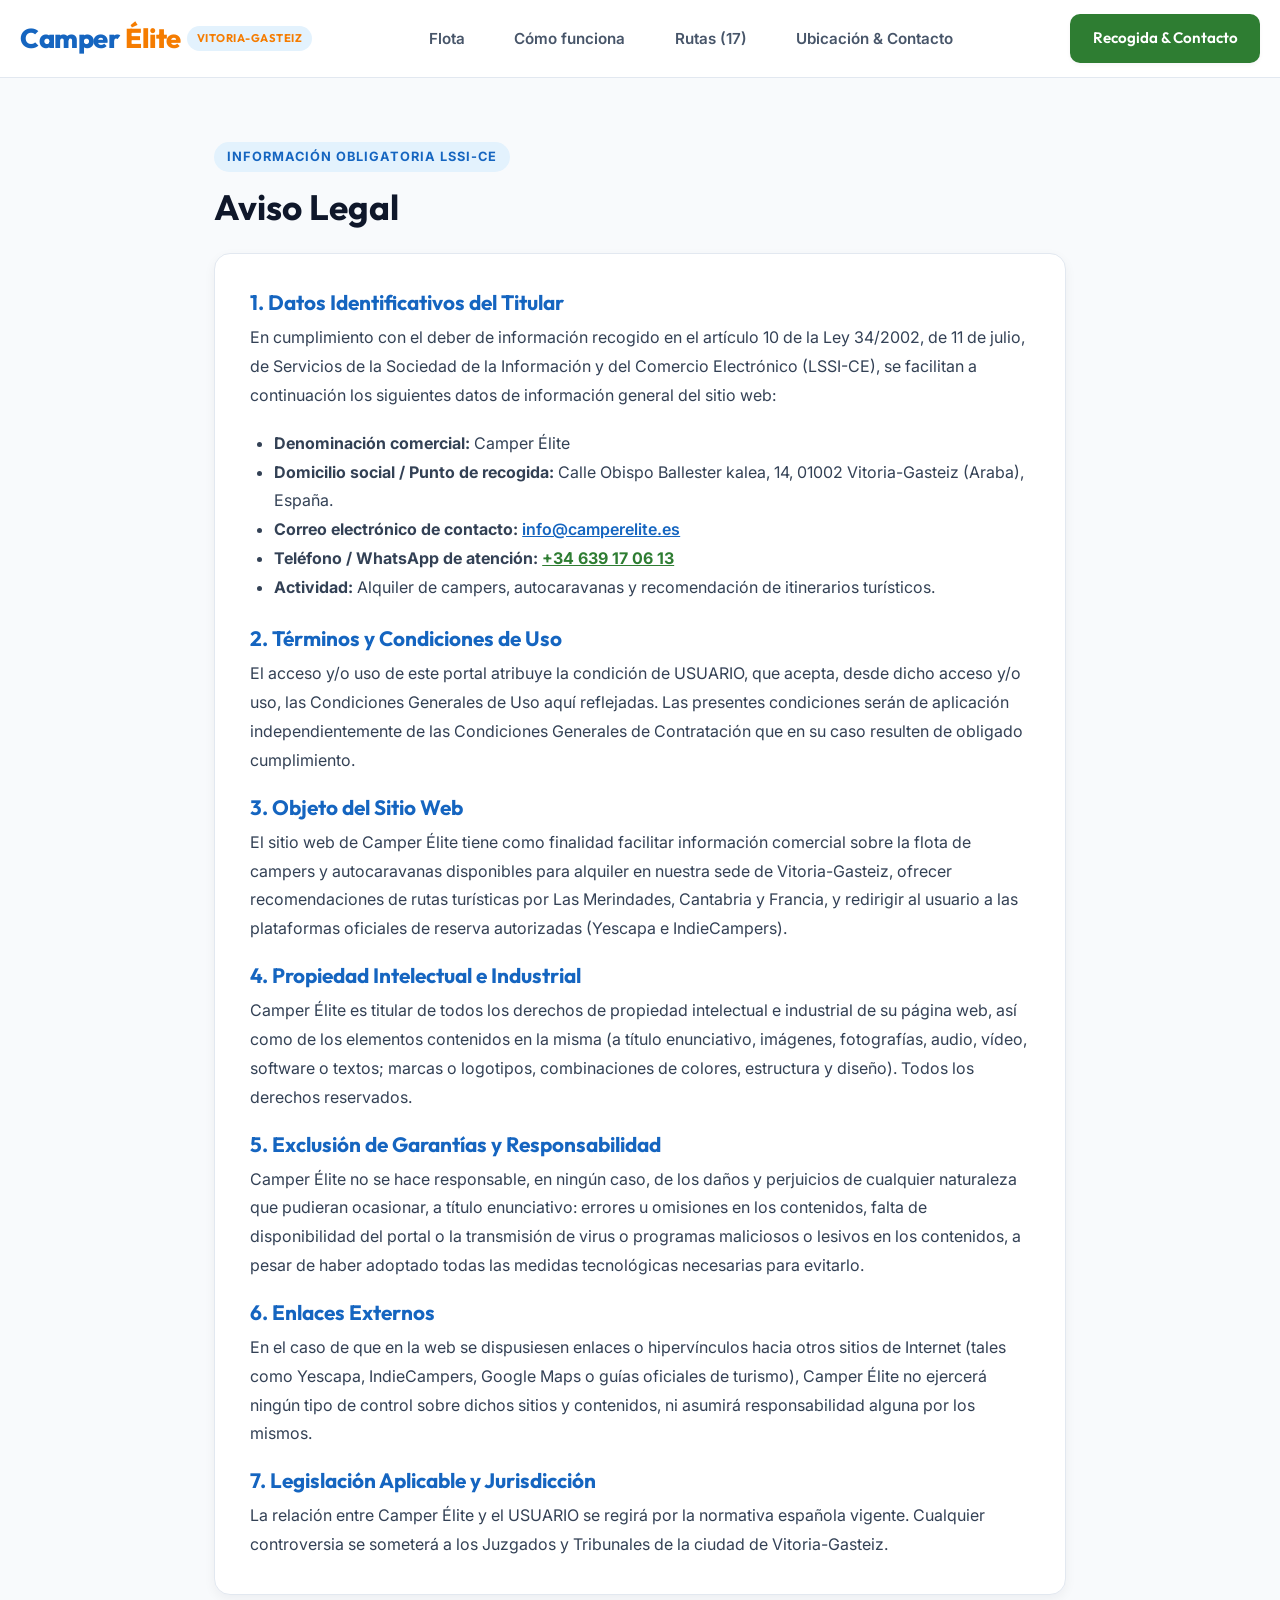
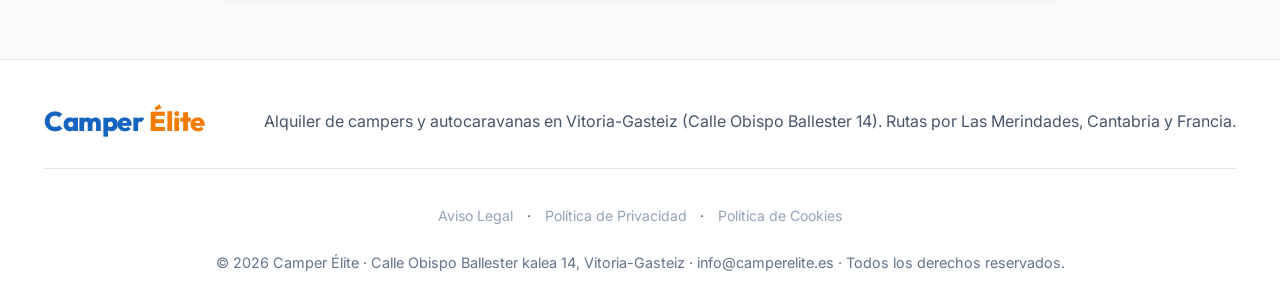
<file: aviso-legal.html>
<!DOCTYPE html>
<html lang="es">

<head>
  <meta charset="UTF-8">
  <meta name="viewport" content="width=device-width, initial-scale=1.0">
  <title>Aviso Legal – Camper Élite Vitoria-Gasteiz</title>
  <meta name="description" content="Aviso Legal e información obligatoria según la LSSI y el RGPD para Camper Élite en Vitoria-Gasteiz.">
  <link rel="icon" type="image/svg+xml" href="favicon.svg">
  <link rel="stylesheet" href="styles.css">
</head>

<body>

  <!-- HEADER / NAVEGACIÓN -->
  <header>
    <div class="contenedor nav">
      <a href="index.html" class="logo">
        Camper<span>Élite</span>
        <span class="logo-badge">Vitoria-Gasteiz</span>
      </a>

      <button class="menu-btn" onclick="toggleMenu()" aria-label="Abrir menú de navegación">☰</button>

      <nav>
        <ul id="menu">
          <li><a href="index.html#flota">Flota</a></li>
          <li><a href="index.html#como">Cómo funciona</a></li>
          <li><a href="index.html#rutas">Rutas (17)</a></li>
          <li><a href="index.html#contacto">Ubicación & Contacto</a></li>
        </ul>
      </nav>

      <a href="index.html#contacto" class="btn btn-primario">Recogida & Contacto</a>
    </div>
  </header>

  <!-- CONTENIDO PRINCIPAL -->
  <main class="contenedor" style="padding: 4rem 1.5rem; max-width: 900px;">
    <span class="section-badge">Información Obligatoria LSSI-CE</span>
    <h1 style="font-size: 2.2rem; margin-bottom: 1.5rem; color: #0F172A;">Aviso Legal</h1>

    <div style="background: white; padding: 2.2rem; border-radius: 16px; border: 1px solid #E2E8F0; box-shadow: 0 4px 12px rgba(15,23,42,0.05); line-height: 1.8; color: #334155;">
      
      <h3 style="color: #1565C0; margin-bottom: 0.5rem; font-size: 1.3rem;">1. Datos Identificativos del Titular</h3>
      <p style="margin-bottom: 1.2rem;">
        En cumplimiento con el deber de información recogido en el artículo 10 de la Ley 34/2002, de 11 de julio, de Servicios de la Sociedad de la Información y del Comercio Electrónico (LSSI-CE), se facilitan a continuación los siguientes datos de información general del sitio web:
      </p>
      <ul style="margin-left: 1.5rem; margin-bottom: 1.5rem;">
        <li><strong>Denominación comercial:</strong> Camper Élite</li>
        <li><strong>Domicilio social / Punto de recogida:</strong> Calle Obispo Ballester kalea, 14, 01002 Vitoria-Gasteiz (Araba), España.</li>
        <li><strong>Correo electrónico de contacto:</strong> <a href="mailto:info@camperelite.es" style="color: #1565C0; font-weight: 600;">info@camperelite.es</a></li>
        <li><strong>Teléfono / WhatsApp de atención:</strong> <a href="https://wa.me/34639170613" target="_blank" rel="noopener noreferrer" style="color: #2E7D32; font-weight: 700;">+34 639 17 06 13</a></li>
        <li><strong>Actividad:</strong> Alquiler de campers, autocaravanas y recomendación de itinerarios turísticos.</li>
      </ul>

      <h3 style="color: #1565C0; margin-bottom: 0.5rem; font-size: 1.3rem;">2. Términos y Condiciones de Uso</h3>
      <p style="margin-bottom: 1.2rem;">
        El acceso y/o uso de este portal atribuye la condición de USUARIO, que acepta, desde dicho acceso y/o uso, las Condiciones Generales de Uso aquí reflejadas. Las presentes condiciones serán de aplicación independientemente de las Condiciones Generales de Contratación que en su caso resulten de obligado cumplimiento.
      </p>

      <h3 style="color: #1565C0; margin-bottom: 0.5rem; font-size: 1.3rem;">3. Objeto del Sitio Web</h3>
      <p style="margin-bottom: 1.2rem;">
        El sitio web de Camper Élite tiene como finalidad facilitar información comercial sobre la flota de campers y autocaravanas disponibles para alquiler en nuestra sede de Vitoria-Gasteiz, ofrecer recomendaciones de rutas turísticas por Las Merindades, Cantabria y Francia, y redirigir al usuario a las plataformas oficiales de reserva autorizadas (Yescapa e IndieCampers).
      </p>

      <h3 style="color: #1565C0; margin-bottom: 0.5rem; font-size: 1.3rem;">4. Propiedad Intelectual e Industrial</h3>
      <p style="margin-bottom: 1.2rem;">
        Camper Élite es titular de todos los derechos de propiedad intelectual e industrial de su página web, así como de los elementos contenidos en la misma (a título enunciativo, imágenes, fotografías, audio, vídeo, software o textos; marcas o logotipos, combinaciones de colores, estructura y diseño). Todos los derechos reservados.
      </p>

      <h3 style="color: #1565C0; margin-bottom: 0.5rem; font-size: 1.3rem;">5. Exclusión de Garantías y Responsabilidad</h3>
      <p style="margin-bottom: 1.2rem;">
        Camper Élite no se hace responsable, en ningún caso, de los daños y perjuicios de cualquier naturaleza que pudieran ocasionar, a título enunciativo: errores u omisiones en los contenidos, falta de disponibilidad del portal o la transmisión de virus o programas maliciosos o lesivos en los contenidos, a pesar de haber adoptado todas las medidas tecnológicas necesarias para evitarlo.
      </p>

      <h3 style="color: #1565C0; margin-bottom: 0.5rem; font-size: 1.3rem;">6. Enlaces Externos</h3>
      <p style="margin-bottom: 1.2rem;">
        En el caso de que en la web se dispusiesen enlaces o hipervínculos hacia otros sitios de Internet (tales como Yescapa, IndieCampers, Google Maps o guías oficiales de turismo), Camper Élite no ejercerá ningún tipo de control sobre dichos sitios y contenidos, ni asumirá responsabilidad alguna por los mismos.
      </p>

      <h3 style="color: #1565C0; margin-bottom: 0.5rem; font-size: 1.3rem;">7. Legislación Aplicable y Jurisdicción</h3>
      <p>
        La relación entre Camper Élite y el USUARIO se regirá por la normativa española vigente. Cualquier controversia se someterá a los Juzgados y Tribunales de la ciudad de Vitoria-Gasteiz.
      </p>

    </div>
  </main>

  <!-- FOOTER -->
  <footer>
    <div class="contenedor">
      <div class="footer-content">
        <a href="index.html" class="logo">Camper<span>Élite</span></a>
        <p>Alquiler de campers y autocaravanas en Vitoria-Gasteiz (Calle Obispo Ballester 14). Rutas por Las Merindades, Cantabria y Francia.</p>
      </div>
      <div class="footer-legal" style="margin-top: 1.2rem; padding-top: 1rem; border-top: 1px solid rgba(255,255,255,0.1); font-size: 0.88rem; text-align: center;">
        <a href="aviso-legal.html" style="color: #94A3B8; text-decoration: none; margin: 0 0.6rem;">Aviso Legal</a> ·
        <a href="politica-de-privacidad.html" style="color: #94A3B8; text-decoration: none; margin: 0 0.6rem;">Política de Privacidad</a> ·
        <a href="politica-de-cookies.html" style="color: #94A3B8; text-decoration: none; margin: 0 0.6rem;">Política de Cookies</a>
      </div>
      <div class="footer-bottom">
        © <span id="year"></span> Camper Élite · Calle Obispo Ballester kalea 14, Vitoria-Gasteiz · info@camperelite.es · Todos los derechos reservados.
      </div>
    </div>
  </footer>

  <script src="main.js"></script>
</body>

</html>
</file>
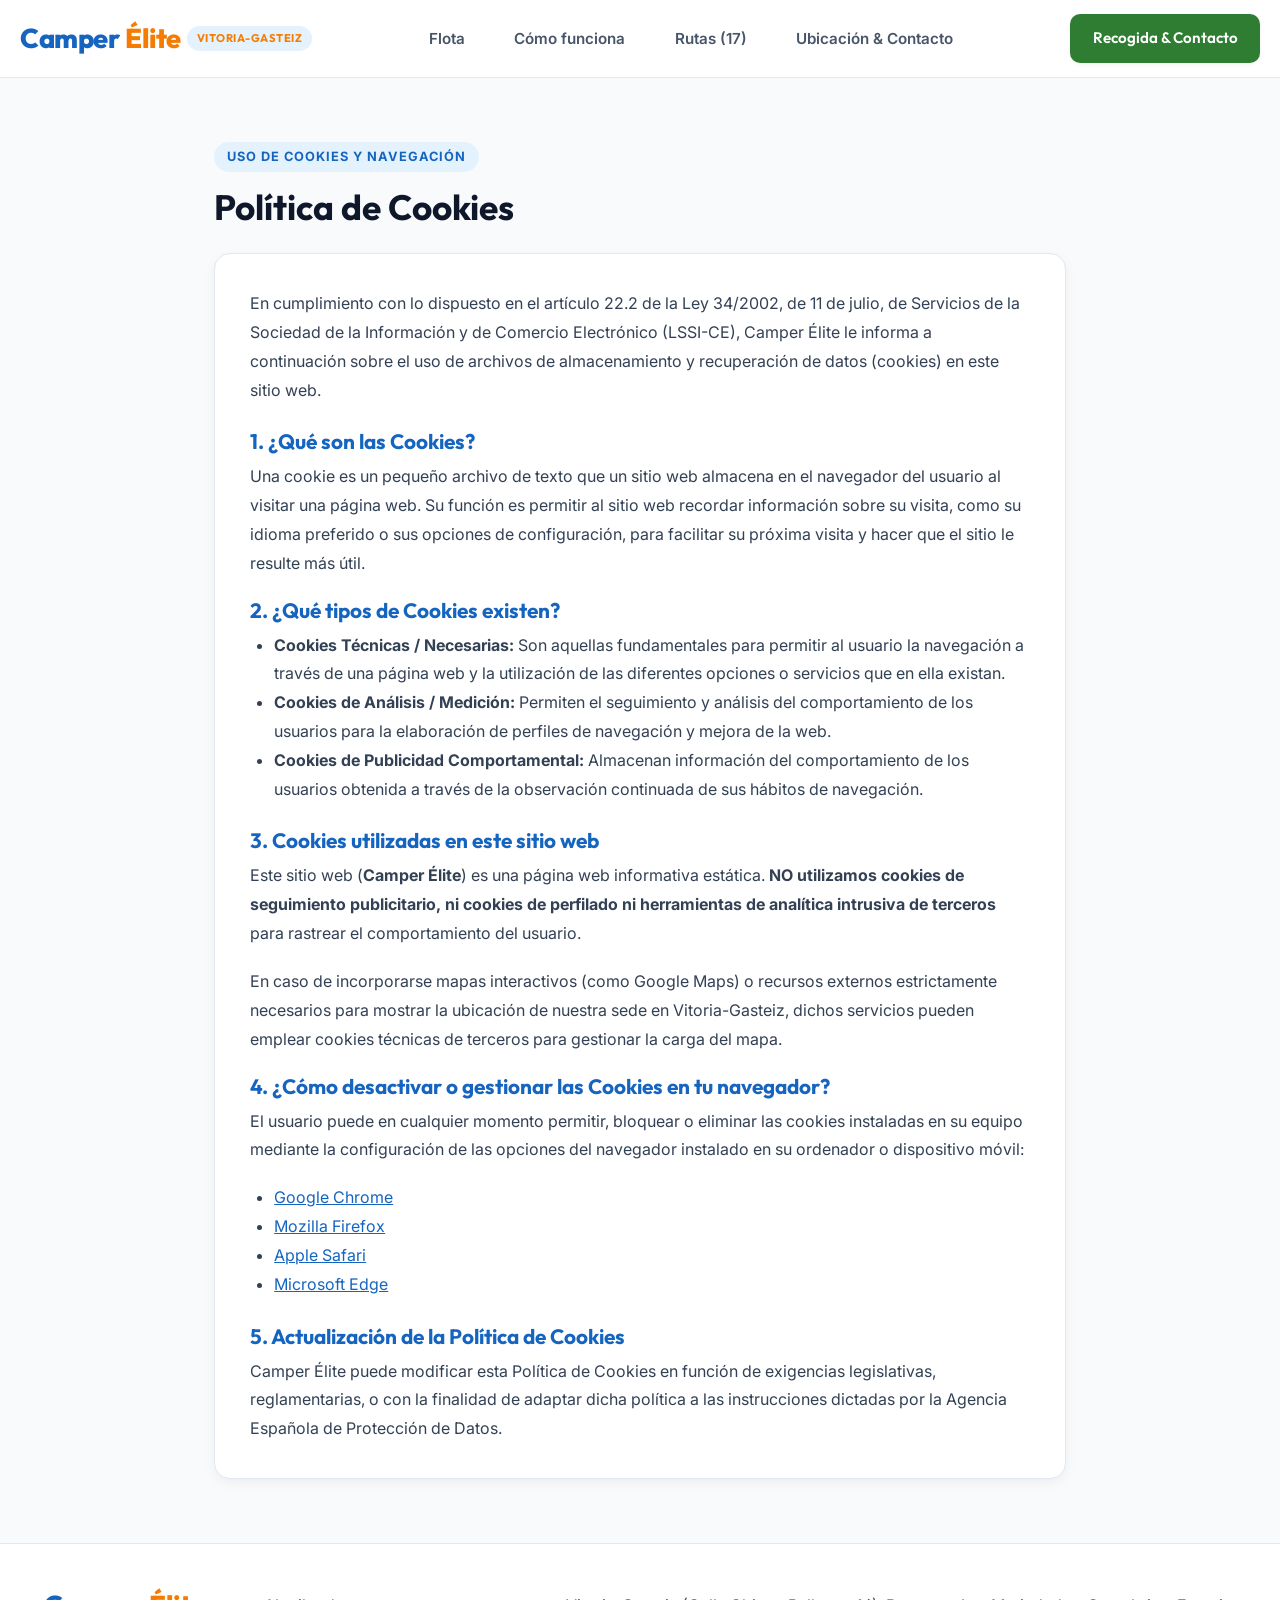
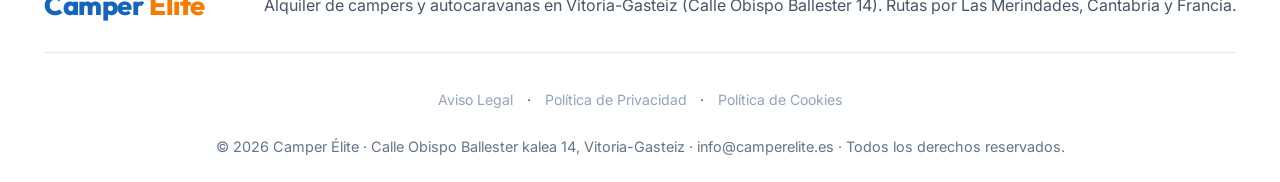
<file: politica-de-cookies.html>
<!DOCTYPE html>
<html lang="es">

<head>
  <meta charset="UTF-8">
  <meta name="viewport" content="width=device-width, initial-scale=1.0">
  <title>Política de Cookies – Camper Élite Vitoria-Gasteiz</title>
  <meta name="description" content="Política de Cookies e información de navegación para la página web de Camper Élite en Vitoria-Gasteiz.">
  <link rel="icon" type="image/svg+xml" href="favicon.svg">
  <link rel="stylesheet" href="styles.css">
</head>

<body>

  <!-- HEADER / NAVEGACIÓN -->
  <header>
    <div class="contenedor nav">
      <a href="index.html" class="logo">
        Camper<span>Élite</span>
        <span class="logo-badge">Vitoria-Gasteiz</span>
      </a>

      <button class="menu-btn" onclick="toggleMenu()" aria-label="Abrir menú de navegación">☰</button>

      <nav>
        <ul id="menu">
          <li><a href="index.html#flota">Flota</a></li>
          <li><a href="index.html#como">Cómo funciona</a></li>
          <li><a href="index.html#rutas">Rutas (17)</a></li>
          <li><a href="index.html#contacto">Ubicación & Contacto</a></li>
        </ul>
      </nav>

      <a href="index.html#contacto" class="btn btn-primario">Recogida & Contacto</a>
    </div>
  </header>

  <!-- CONTENIDO PRINCIPAL -->
  <main class="contenedor" style="padding: 4rem 1.5rem; max-width: 900px;">
    <span class="section-badge">Uso de Cookies y Navegación</span>
    <h1 style="font-size: 2.2rem; margin-bottom: 1.5rem; color: #0F172A;">Política de Cookies</h1>

    <div style="background: white; padding: 2.2rem; border-radius: 16px; border: 1px solid #E2E8F0; box-shadow: 0 4px 12px rgba(15,23,42,0.05); line-height: 1.8; color: #334155;">
      
      <p style="margin-bottom: 1.5rem;">
        En cumplimiento con lo dispuesto en el artículo 22.2 de la Ley 34/2002, de 11 de julio, de Servicios de la Sociedad de la Información y de Comercio Electrónico (LSSI-CE), Camper Élite le informa a continuación sobre el uso de archivos de almacenamiento y recuperación de datos (cookies) en este sitio web.
      </p>

      <h3 style="color: #1565C0; margin-bottom: 0.5rem; font-size: 1.3rem;">1. ¿Qué son las Cookies?</h3>
      <p style="margin-bottom: 1.2rem;">
        Una cookie es un pequeño archivo de texto que un sitio web almacena en el navegador del usuario al visitar una página web. Su función es permitir al sitio web recordar información sobre su visita, como su idioma preferido o sus opciones de configuración, para facilitar su próxima visita y hacer que el sitio le resulte más útil.
      </p>

      <h3 style="color: #1565C0; margin-bottom: 0.5rem; font-size: 1.3rem;">2. ¿Qué tipos de Cookies existen?</h3>
      <ul style="margin-left: 1.5rem; margin-bottom: 1.5rem;">
        <li><strong>Cookies Técnicas / Necesarias:</strong> Son aquellas fundamentales para permitir al usuario la navegación a través de una página web y la utilización de las diferentes opciones o servicios que en ella existan.</li>
        <li><strong>Cookies de Análisis / Medición:</strong> Permiten el seguimiento y análisis del comportamiento de los usuarios para la elaboración de perfiles de navegación y mejora de la web.</li>
        <li><strong>Cookies de Publicidad Comportamental:</strong> Almacenan información del comportamiento de los usuarios obtenida a través de la observación continuada de sus hábitos de navegación.</li>
      </ul>

      <h3 style="color: #1565C0; margin-bottom: 0.5rem; font-size: 1.3rem;">3. Cookies utilizadas en este sitio web</h3>
      <p style="margin-bottom: 1.2rem;">
        Este sitio web (<strong>Camper Élite</strong>) es una página web informativa estática. <strong>NO utilizamos cookies de seguimiento publicitario, ni cookies de perfilado ni herramientas de analítica intrusiva de terceros</strong> para rastrear el comportamiento del usuario.
      </p>
      <p style="margin-bottom: 1.2rem;">
        En caso de incorporarse mapas interactivos (como Google Maps) o recursos externos estrictamente necesarios para mostrar la ubicación de nuestra sede en Vitoria-Gasteiz, dichos servicios pueden emplear cookies técnicas de terceros para gestionar la carga del mapa.
      </p>

      <h3 style="color: #1565C0; margin-bottom: 0.5rem; font-size: 1.3rem;">4. ¿Cómo desactivar o gestionar las Cookies en tu navegador?</h3>
      <p style="margin-bottom: 1.2rem;">
        El usuario puede en cualquier momento permitir, bloquear o eliminar las cookies instaladas en su equipo mediante la configuración de las opciones del navegador instalado en su ordenador o dispositivo móvil:
      </p>
      <ul style="margin-left: 1.5rem; margin-bottom: 1.5rem;">
        <li><a href="https://support.google.com/chrome/answer/95647?hl=es" target="_blank" rel="noopener noreferrer" style="color: #1565C0;">Google Chrome</a></li>
        <li><a href="https://support.mozilla.org/es/kb/habilitar-y-deshabilitar-cookies-sitios-web-rastrear-preferencias" target="_blank" rel="noopener noreferrer" style="color: #1565C0;">Mozilla Firefox</a></li>
        <li><a href="https://support.apple.com/es-es/guide/safari/sfri11471/mac" target="_blank" rel="noopener noreferrer" style="color: #1565C0;">Apple Safari</a></li>
        <li><a href="https://support.microsoft.com/es-es/microsoft-edge/eliminar-las-cookies-en-microsoft-edge-63947406-400c-43f0-a361-4bacb5d30906" target="_blank" rel="noopener noreferrer" style="color: #1565C0;">Microsoft Edge</a></li>
      </ul>

      <h3 style="color: #1565C0; margin-bottom: 0.5rem; font-size: 1.3rem;">5. Actualización de la Política de Cookies</h3>
      <p>
        Camper Élite puede modificar esta Política de Cookies en función de exigencias legislativas, reglamentarias, o con la finalidad de adaptar dicha política a las instrucciones dictadas por la Agencia Española de Protección de Datos.
      </p>

    </div>
  </main>

  <!-- FOOTER -->
  <footer>
    <div class="contenedor">
      <div class="footer-content">
        <a href="index.html" class="logo">Camper<span>Élite</span></a>
        <p>Alquiler de campers y autocaravanas en Vitoria-Gasteiz (Calle Obispo Ballester 14). Rutas por Las Merindades, Cantabria y Francia.</p>
      </div>
      <div class="footer-legal" style="margin-top: 1.2rem; padding-top: 1rem; border-top: 1px solid rgba(255,255,255,0.1); font-size: 0.88rem; text-align: center;">
        <a href="aviso-legal.html" style="color: #94A3B8; text-decoration: none; margin: 0 0.6rem;">Aviso Legal</a> ·
        <a href="politica-de-privacidad.html" style="color: #94A3B8; text-decoration: none; margin: 0 0.6rem;">Política de Privacidad</a> ·
        <a href="politica-de-cookies.html" style="color: #94A3B8; text-decoration: none; margin: 0 0.6rem;">Política de Cookies</a>
      </div>
      <div class="footer-bottom">
        © <span id="year"></span> Camper Élite · Calle Obispo Ballester kalea 14, Vitoria-Gasteiz · info@camperelite.es · Todos los derechos reservados.
      </div>
    </div>
  </footer>

  <script src="main.js"></script>
</body>

</html>
</file>
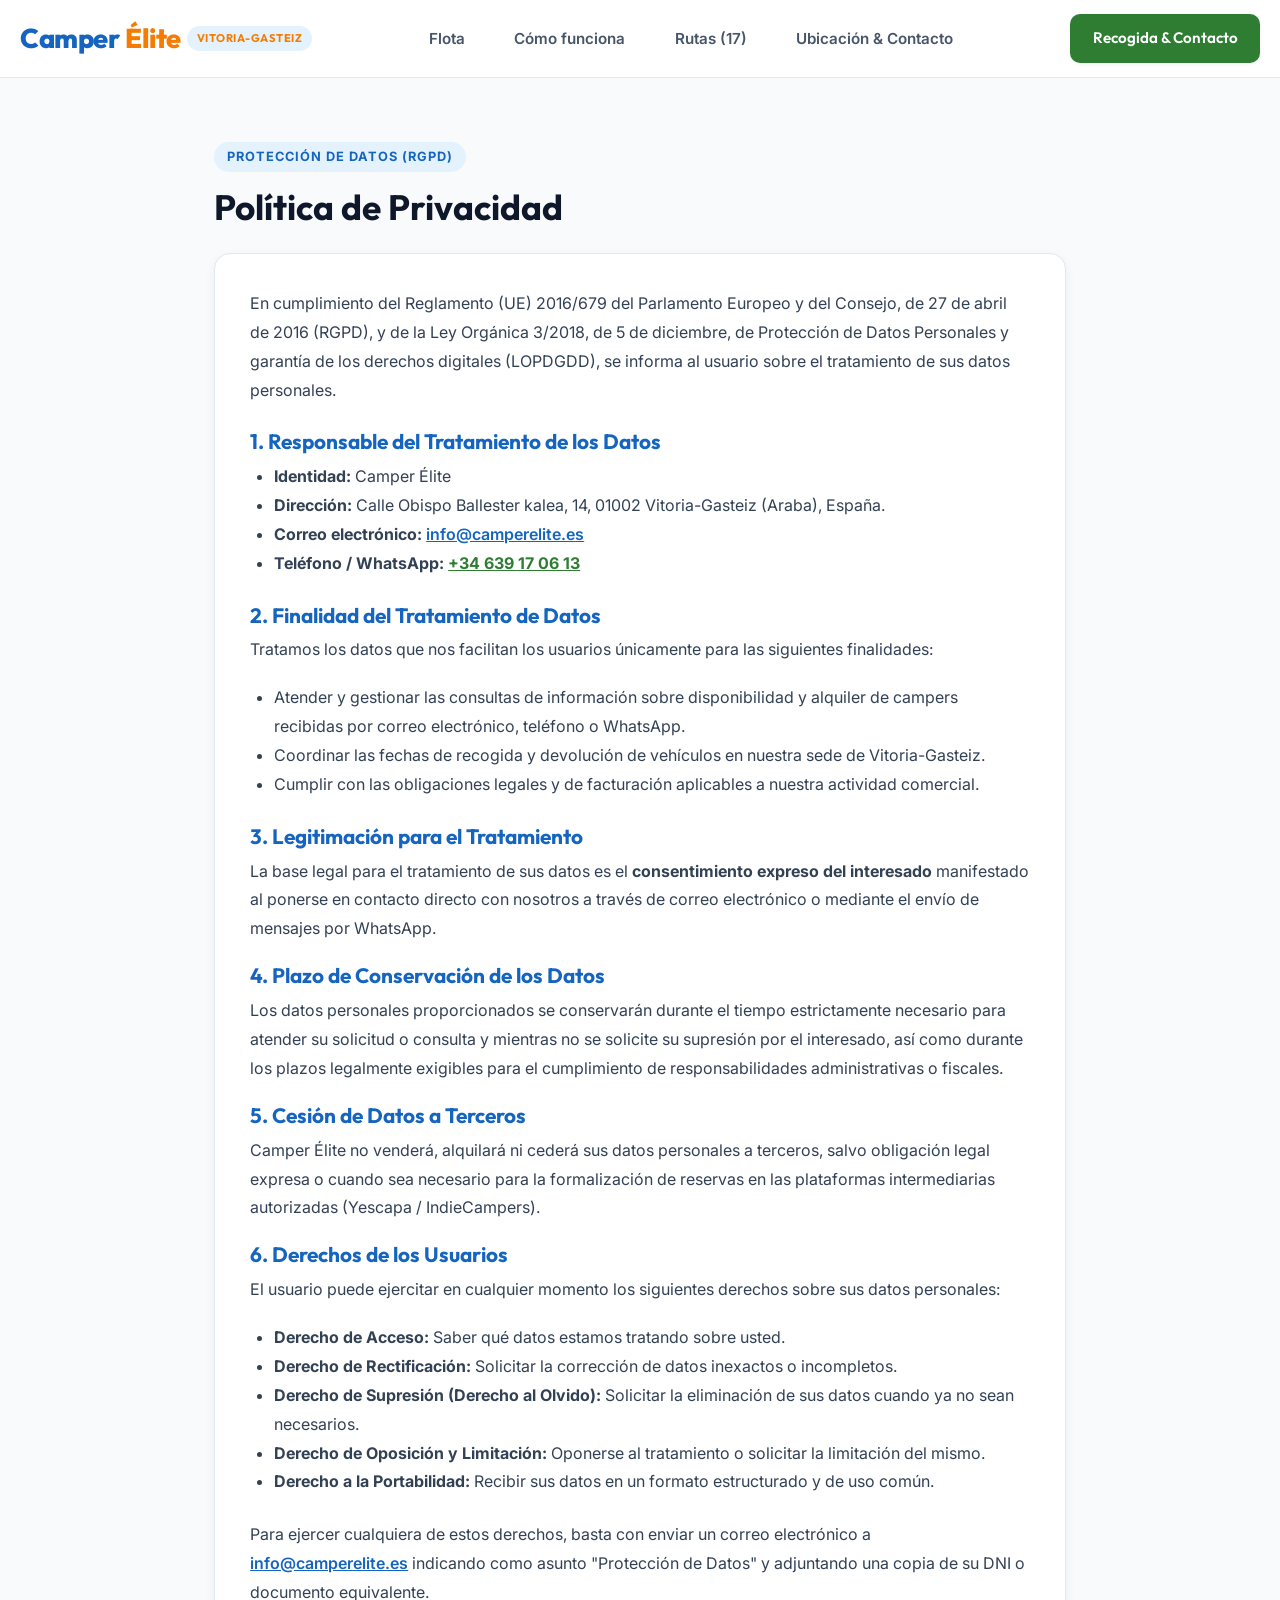
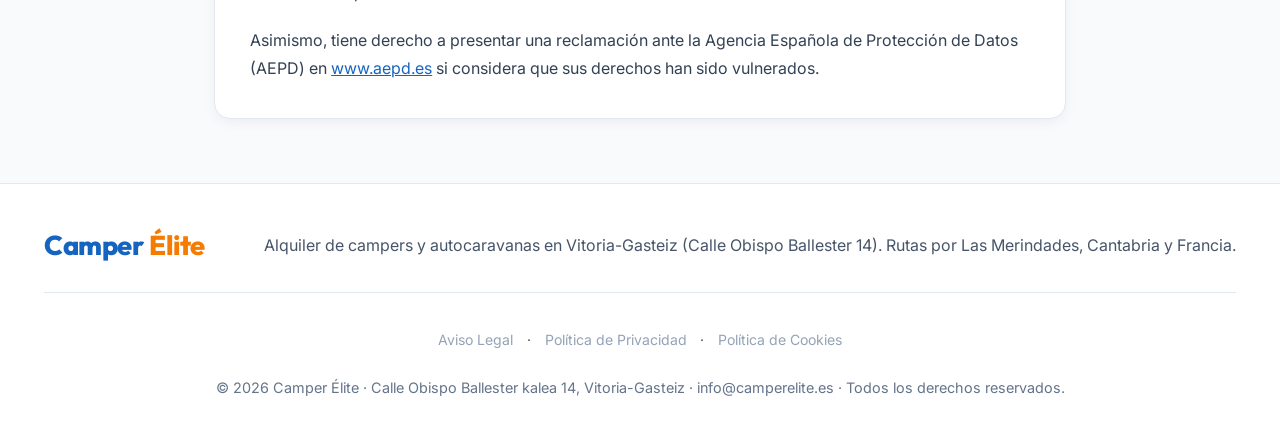
<file: politica-de-privacidad.html>
<!DOCTYPE html>
<html lang="es">

<head>
  <meta charset="UTF-8">
  <meta name="viewport" content="width=device-width, initial-scale=1.0">
  <title>Política de Privacidad – Camper Élite Vitoria-Gasteiz</title>
  <meta name="description" content="Política de Privacidad y Protección de Datos según el RGPD y la LOPDGDD para Camper Élite en Vitoria-Gasteiz.">
  <link rel="icon" type="image/svg+xml" href="favicon.svg">
  <link rel="stylesheet" href="styles.css">
</head>

<body>

  <!-- HEADER / NAVEGACIÓN -->
  <header>
    <div class="contenedor nav">
      <a href="index.html" class="logo">
        Camper<span>Élite</span>
        <span class="logo-badge">Vitoria-Gasteiz</span>
      </a>

      <button class="menu-btn" onclick="toggleMenu()" aria-label="Abrir menú de navegación">☰</button>

      <nav>
        <ul id="menu">
          <li><a href="index.html#flota">Flota</a></li>
          <li><a href="index.html#como">Cómo funciona</a></li>
          <li><a href="index.html#rutas">Rutas (17)</a></li>
          <li><a href="index.html#contacto">Ubicación & Contacto</a></li>
        </ul>
      </nav>

      <a href="index.html#contacto" class="btn btn-primario">Recogida & Contacto</a>
    </div>
  </header>

  <!-- CONTENIDO PRINCIPAL -->
  <main class="contenedor" style="padding: 4rem 1.5rem; max-width: 900px;">
    <span class="section-badge">Protección de Datos (RGPD)</span>
    <h1 style="font-size: 2.2rem; margin-bottom: 1.5rem; color: #0F172A;">Política de Privacidad</h1>

    <div style="background: white; padding: 2.2rem; border-radius: 16px; border: 1px solid #E2E8F0; box-shadow: 0 4px 12px rgba(15,23,42,0.05); line-height: 1.8; color: #334155;">
      
      <p style="margin-bottom: 1.5rem;">
        En cumplimiento del Reglamento (UE) 2016/679 del Parlamento Europeo y del Consejo, de 27 de abril de 2016 (RGPD), y de la Ley Orgánica 3/2018, de 5 de diciembre, de Protección de Datos Personales y garantía de los derechos digitales (LOPDGDD), se informa al usuario sobre el tratamiento de sus datos personales.
      </p>

      <h3 style="color: #1565C0; margin-bottom: 0.5rem; font-size: 1.3rem;">1. Responsable del Tratamiento de los Datos</h3>
      <ul style="margin-left: 1.5rem; margin-bottom: 1.5rem;">
        <li><strong>Identidad:</strong> Camper Élite</li>
        <li><strong>Dirección:</strong> Calle Obispo Ballester kalea, 14, 01002 Vitoria-Gasteiz (Araba), España.</li>
        <li><strong>Correo electrónico:</strong> <a href="mailto:info@camperelite.es" style="color: #1565C0; font-weight: 600;">info@camperelite.es</a></li>
        <li><strong>Teléfono / WhatsApp:</strong> <a href="https://wa.me/34639170613" target="_blank" rel="noopener noreferrer" style="color: #2E7D32; font-weight: 700;">+34 639 17 06 13</a></li>
      </ul>

      <h3 style="color: #1565C0; margin-bottom: 0.5rem; font-size: 1.3rem;">2. Finalidad del Tratamiento de Datos</h3>
      <p style="margin-bottom: 1.2rem;">
        Tratamos los datos que nos facilitan los usuarios únicamente para las siguientes finalidades:
      </p>
      <ul style="margin-left: 1.5rem; margin-bottom: 1.5rem;">
        <li>Atender y gestionar las consultas de información sobre disponibilidad y alquiler de campers recibidas por correo electrónico, teléfono o WhatsApp.</li>
        <li>Coordinar las fechas de recogida y devolución de vehículos en nuestra sede de Vitoria-Gasteiz.</li>
        <li>Cumplir con las obligaciones legales y de facturación aplicables a nuestra actividad comercial.</li>
      </ul>

      <h3 style="color: #1565C0; margin-bottom: 0.5rem; font-size: 1.3rem;">3. Legitimación para el Tratamiento</h3>
      <p style="margin-bottom: 1.2rem;">
        La base legal para el tratamiento de sus datos es el <strong>consentimiento expreso del interesado</strong> manifestado al ponerse en contacto directo con nosotros a través de correo electrónico o mediante el envío de mensajes por WhatsApp.
      </p>

      <h3 style="color: #1565C0; margin-bottom: 0.5rem; font-size: 1.3rem;">4. Plazo de Conservación de los Datos</h3>
      <p style="margin-bottom: 1.2rem;">
        Los datos personales proporcionados se conservarán durante el tiempo estrictamente necesario para atender su solicitud o consulta y mientras no se solicite su supresión por el interesado, así como durante los plazos legalmente exigibles para el cumplimiento de responsabilidades administrativas o fiscales.
      </p>

      <h3 style="color: #1565C0; margin-bottom: 0.5rem; font-size: 1.3rem;">5. Cesión de Datos a Terceros</h3>
      <p style="margin-bottom: 1.2rem;">
        Camper Élite no venderá, alquilará ni cederá sus datos personales a terceros, salvo obligación legal expresa o cuando sea necesario para la formalización de reservas en las plataformas intermediarias autorizadas (Yescapa / IndieCampers).
      </p>

      <h3 style="color: #1565C0; margin-bottom: 0.5rem; font-size: 1.3rem;">6. Derechos de los Usuarios</h3>
      <p style="margin-bottom: 1.2rem;">
        El usuario puede ejercitar en cualquier momento los siguientes derechos sobre sus datos personales:
      </p>
      <ul style="margin-left: 1.5rem; margin-bottom: 1.5rem;">
        <li><strong>Derecho de Acceso:</strong> Saber qué datos estamos tratando sobre usted.</li>
        <li><strong>Derecho de Rectificación:</strong> Solicitar la corrección de datos inexactos o incompletos.</li>
        <li><strong>Derecho de Supresión (Derecho al Olvido):</strong> Solicitar la eliminación de sus datos cuando ya no sean necesarios.</li>
        <li><strong>Derecho de Oposición y Limitación:</strong> Oponerse al tratamiento o solicitar la limitación del mismo.</li>
        <li><strong>Derecho a la Portabilidad:</strong> Recibir sus datos en un formato estructurado y de uso común.</li>
      </ul>
      <p style="margin-bottom: 1.2rem;">
        Para ejercer cualquiera de estos derechos, basta con enviar un correo electrónico a <a href="mailto:info@camperelite.es" style="color: #1565C0; font-weight: 600;">info@camperelite.es</a> indicando como asunto "Protección de Datos" y adjuntando una copia de su DNI o documento equivalente.
      </p>
      <p>
        Asimismo, tiene derecho a presentar una reclamación ante la Agencia Española de Protección de Datos (AEPD) en <a href="https://www.aepd.es" target="_blank" rel="noopener noreferrer" style="color: #1565C0;">www.aepd.es</a> si considera que sus derechos han sido vulnerados.
      </p>

    </div>
  </main>

  <!-- FOOTER -->
  <footer>
    <div class="contenedor">
      <div class="footer-content">
        <a href="index.html" class="logo">Camper<span>Élite</span></a>
        <p>Alquiler de campers y autocaravanas en Vitoria-Gasteiz (Calle Obispo Ballester 14). Rutas por Las Merindades, Cantabria y Francia.</p>
      </div>
      <div class="footer-legal" style="margin-top: 1.2rem; padding-top: 1rem; border-top: 1px solid rgba(255,255,255,0.1); font-size: 0.88rem; text-align: center;">
        <a href="aviso-legal.html" style="color: #94A3B8; text-decoration: none; margin: 0 0.6rem;">Aviso Legal</a> ·
        <a href="politica-de-privacidad.html" style="color: #94A3B8; text-decoration: none; margin: 0 0.6rem;">Política de Privacidad</a> ·
        <a href="politica-de-cookies.html" style="color: #94A3B8; text-decoration: none; margin: 0 0.6rem;">Política de Cookies</a>
      </div>
      <div class="footer-bottom">
        © <span id="year"></span> Camper Élite · Calle Obispo Ballester kalea 14, Vitoria-Gasteiz · info@camperelite.es · Todos los derechos reservados.
      </div>
    </div>
  </footer>

  <script src="main.js"></script>
</body>

</html>
</file>
<file: styles.css>
/* ==========================================================================
   CAMPER ÉLITE - ESTILOS PRINCIPALES (styles.css)
   ========================================================================== */

@import url('https://fonts.googleapis.com/css2?family=Outfit:wght@400;500;600;700;800&family=Inter:wght@300;400;500;600;700&display=swap');

:root {
  /* Paleta de Colores de Alta Calidad */
  --azul-principal: #1565C0;
  --azul-oscuro: #0D47A1;
  --azul-suave: #E3F2FD;
  --verde-acento: #2E7D32;
  --verde-hover: #1B5E20;
  --naranja-acento: #F57C00;
  --naranja-hover: #E65100;

  /* Neutros */
  --blanco: #FFFFFF;
  --fondo: #F8FAFC;
  --tarjeta-bg: #FFFFFF;
  --texto-principal: #0F172A;
  --texto-secundario: #475569;
  --texto-mutado: #64748B;
  --gris-borde: #E2E8F0;
  --gris-subtil: #F1F5F9;

  /* Sombras y Efectos */
  --sombra-sm: 0 2px 4px rgba(15, 23, 42, 0.04);
  --sombra-md: 0 10px 25px -5px rgba(15, 23, 42, 0.08), 0 8px 10px -6px rgba(15, 23, 42, 0.04);
  --sombra-lg: 0 20px 30px -10px rgba(15, 23, 42, 0.12), 0 10px 15px -5px rgba(15, 23, 42, 0.06);
  --transicion: all 0.3s cubic-bezier(0.4, 0, 0.2, 1);
  --radio-card: 16px;
  --radio-btn: 10px;

  --max-width: 1240px;
}

*,
*::before,
*::after {
  box-sizing: border-box;
  margin: 0;
  padding: 0;
}

html {
  scroll-behavior: smooth;
  scroll-padding-top: 80px;
}

body {
  font-family: 'Inter', system-ui, -apple-system, sans-serif;
  background-color: var(--fondo);
  color: var(--texto-principal);
  line-height: 1.6;
  -webkit-font-smoothing: antialiased;
}

h1,
h2,
h3,
h4,
h5,
h6 {
  font-family: 'Outfit', sans-serif;
  font-weight: 700;
  color: var(--texto-principal);
  line-height: 1.25;
}

.contenedor {
  max-width: var(--max-width);
  margin: 0 auto;
  padding: 0 1.5rem;
}

/* ==========================================================================
   HEADER Y NAVEGACIÓN
   ========================================================================== */
header {
  background: rgba(255, 255, 255, 0.96);
  backdrop-filter: blur(12px);
  -webkit-backdrop-filter: blur(12px);
  border-bottom: 1px solid var(--gris-borde);
  position: sticky;
  top: 0;
  z-index: 100;
  transition: var(--transicion);
}

.nav {
  display: flex;
  justify-content: space-between;
  align-items: center;
  padding: 0.9rem 0;
}

.logo {
  font-family: 'Outfit', sans-serif;
  font-size: clamp(1.3rem, 2.5vw, 1.7rem);
  font-weight: 800;
  color: var(--azul-principal);
  text-decoration: none;
  display: flex;
  align-items: center;
  gap: 0.4rem;
  letter-spacing: -0.5px;
}

.logo span {
  color: var(--naranja-acento);
}

.logo-badge {
  font-size: 0.7rem;
  font-weight: 700;
  background: var(--azul-suave);
  color: var(--azul-principal);
  padding: 0.2rem 0.6rem;
  border-radius: 20px;
  text-transform: uppercase;
  letter-spacing: 0.5px;
}

nav ul {
  list-style: none;
  display: flex;
  align-items: center;
  gap: 1.5rem;
}

nav a {
  text-decoration: none;
  color: var(--texto-secundario);
  font-weight: 600;
  padding: 0.5rem 0.8rem;
  border-radius: 8px;
  font-size: 0.95rem;
  transition: var(--transicion);
}

nav a:hover,
nav a.active {
  color: var(--azul-principal);
  background: var(--azul-suave);
}

.menu-btn {
  display: none;
  font-size: 1.6rem;
  cursor: pointer;
  background: transparent;
  border: none;
  color: var(--texto-principal);
  padding: 0.4rem;
}

/* ==========================================================================
   BOTONES
   ========================================================================== */
.btn {
  padding: 0.75rem 1.4rem;
  border-radius: var(--radio-btn);
  text-decoration: none;
  font-family: 'Outfit', sans-serif;
  font-weight: 600;
  display: inline-flex;
  align-items: center;
  justify-content: center;
  gap: 0.5rem;
  font-size: 0.95rem;
  cursor: pointer;
  border: none;
  transition: var(--transicion);
  box-shadow: var(--sombra-sm);
}

.btn:hover {
  transform: translateY(-2px);
  box-shadow: var(--sombra-md);
}

.btn:active {
  transform: translateY(0);
}

.btn-primario {
  background: var(--verde-acento);
  color: var(--blanco);
}

.btn-primario:hover {
  background: var(--verde-hover);
}

.btn-secundario {
  background: var(--blanco);
  border: 2px solid var(--azul-principal);
  color: var(--azul-principal);
}

.btn-secundario:hover {
  background: var(--azul-principal);
  color: var(--blanco);
}

.btn-naranja {
  background: var(--naranja-acento);
  color: var(--blanco);
}

.btn-naranja:hover {
  background: var(--naranja-hover);
}

/* ==========================================================================
   HERO BANNER
   ========================================================================== */
.hero {
  background: linear-gradient(135deg, #0d3b66 0%, #1565C0 50%, #1b5e20 100%);
  color: var(--blanco);
  padding: 4.5rem 0;
  position: relative;
  overflow: hidden;
}

.hero::before {
  content: '';
  position: absolute;
  top: 0;
  right: 0;
  bottom: 0;
  left: 0;
  background: radial-gradient(circle at 80% 20%, rgba(255, 255, 255, 0.12) 0%, transparent 50%);
  pointer-events: none;
}

.hero-grid {
  display: grid;
  grid-template-columns: 1.2fr 0.8fr;
  gap: 2.5rem;
  align-items: center;
}

.hero-location-badge {
  display: inline-flex;
  align-items: center;
  gap: 0.5rem;
  background: rgba(255, 255, 255, 0.18);
  backdrop-filter: blur(8px);
  padding: 0.4rem 1.1rem;
  border-radius: 30px;
  font-size: 0.88rem;
  font-weight: 600;
  margin-bottom: 1.2rem;
  border: 1px solid rgba(255, 255, 255, 0.3);
}

.hero h1 {
  color: var(--blanco);
  font-size: clamp(2.1rem, 4.5vw, 3.2rem);
  letter-spacing: -1px;
  margin-bottom: 1.2rem;
}

.hero p {
  font-size: clamp(1rem, 2vw, 1.15rem);
  opacity: 0.92;
  margin-bottom: 2rem;
  max-width: 600px;
}

.hero-buttons {
  display: flex;
  flex-wrap: wrap;
  gap: 1rem;
}

.hero-stats {
  display: grid;
  grid-template-columns: repeat(3, 1fr);
  gap: 1rem;
  background: rgba(255, 255, 255, 0.12);
  backdrop-filter: blur(10px);
  padding: 1.5rem;
  border-radius: 16px;
  border: 1px solid rgba(255, 255, 255, 0.2);
}

.stat-item h3 {
  font-size: 1.7rem;
  color: var(--blanco);
}

.stat-item p {
  font-size: 0.85rem;
  opacity: 0.85;
  margin-bottom: 0;
}

/* ==========================================================================
   SECCIONES Y TITULARES
   ========================================================================== */
section {
  padding: 4.5rem 0;
}

.section-header {
  text-align: center;
  max-width: 760px;
  margin: 0 auto 3rem auto;
}

.section-badge {
  display: inline-block;
  font-size: 0.8rem;
  font-weight: 700;
  text-transform: uppercase;
  letter-spacing: 1px;
  color: var(--azul-principal);
  background: var(--azul-suave);
  padding: 0.3rem 0.8rem;
  border-radius: 20px;
  margin-bottom: 0.8rem;
}

section h2 {
  font-size: clamp(1.8rem, 3.5vw, 2.4rem);
  letter-spacing: -0.5px;
  margin-bottom: 0.8rem;
}

.section-desc {
  font-size: 1.05rem;
  color: var(--texto-secundario);
}

/* GRID GLOBAL */
.grid {
  display: grid;
  gap: 2rem;
}

.grid-3 {
  grid-template-columns: repeat(auto-fit, minmax(320px, 1fr));
}

/* ==========================================================================
   TARJETAS DE VEHÍCULOS (FLOTA)
   ========================================================================== */
.card {
  background: var(--tarjeta-bg);
  border-radius: var(--radio-card);
  border: 1px solid var(--gris-borde);
  box-shadow: var(--sombra-md);
  overflow: hidden;
  display: flex;
  flex-direction: column;
  transition: var(--transicion);
}

.card:hover {
  transform: translateY(-6px);
  box-shadow: var(--sombra-lg);
}

.card-content {
  padding: 1.5rem;
  display: flex;
  flex-direction: column;
  flex-grow: 1;
}

/* GALERÍA DE IMÁGENES */
.gallery-container {
  position: relative;
}

.gallery {
  position: relative;
  overflow: hidden;
  height: 230px;
  background-color: var(--gris-subtil);
}

.gallery img {
  width: 100%;
  height: 100%;
  object-fit: cover;
  display: none;
  transition: opacity 0.4s ease;
}

.gallery img.active {
  display: block;
}

.gallery-buttons {
  display: flex;
  justify-content: center;
  gap: 0.5rem;
  padding: 0.6rem;
  background: var(--blanco);
  border-bottom: 1px solid var(--gris-borde);
}

.gallery-buttons button {
  background: var(--gris-subtil);
  color: var(--texto-secundario);
  border: 1px solid var(--gris-borde);
  padding: 0.35rem 0.8rem;
  border-radius: 6px;
  font-weight: 600;
  font-size: 0.85rem;
  cursor: pointer;
  transition: var(--transicion);
}

.gallery-buttons button:hover {
  background: var(--azul-suave);
  color: var(--azul-principal);
}

.gallery-buttons button.active {
  background: var(--azul-principal);
  color: var(--blanco);
  border-color: var(--azul-principal);
  box-shadow: 0 2px 6px rgba(21, 101, 192, 0.3);
}

.card h3 {
  font-size: 1.35rem;
  margin-bottom: 0.3rem;
}

.card-sub {
  font-size: 0.9rem;
  font-weight: 600;
  color: var(--azul-principal);
  margin-bottom: 1rem;
}

.equipamiento {
  display: flex;
  flex-wrap: wrap;
  gap: 0.5rem;
  margin-bottom: 1.2rem;
}

.equip-item {
  display: inline-flex;
  align-items: center;
  gap: 0.35rem;
  background: var(--gris-subtil);
  border: 1px solid var(--gris-borde);
  padding: 0.3rem 0.65rem;
  border-radius: 8px;
  font-size: 0.85rem;
  color: var(--texto-secundario);
  font-weight: 500;
}

.card-precio {
  font-family: 'Outfit', sans-serif;
  font-size: 1.4rem;
  font-weight: 800;
  color: var(--verde-acento);
  margin-top: auto;
  padding-top: 1rem;
  border-top: 1px dashed var(--gris-borde);
}

.reserva-titulo {
  margin-top: 1rem;
  margin-bottom: 0.5rem;
}

.reserva-titulo h4 {
  font-size: 0.95rem;
  color: var(--texto-principal);
  margin-bottom: 0.2rem;
}

.reserva-titulo p {
  font-size: 0.85rem;
  color: var(--texto-mutado);
}

.reserva-logos {
  display: flex;
  gap: 0.6rem;
  margin-top: 0.5rem;
}

.reserva-logos a {
  flex: 1;
  display: flex;
  align-items: center;
  justify-content: center;
  gap: 0.4rem;
  background: #58b9ca;
  border: 1.5px solid var(--gris-borde);
  padding: 0.55rem 0.6rem;
  border-radius: 10px;
  text-decoration: none;
  color: var(--texto-principal);
  font-weight: 600;
  font-size: 0.85rem;
  transition: var(--transicion);
}

.reserva-logos a:hover {
  border-color: var(--azul-principal);
  background: var(--azul-suave);
  color: var(--azul-principal);
}

.reserva-logos img {
  height: 18px;
  width: auto;
  object-fit: contain;
}

/* ==========================================================================
   SECCIÓN DE RUTAS (17 RUTAS RECOMENDADAS)
   ========================================================================== */
#rutas {
  background: var(--blanco);
  border-top: 1px solid var(--gris-borde);
  border-bottom: 1px solid var(--gris-borde);
}

.rutas-count-badge {
  background: var(--naranja-acento);
  color: var(--blanco);
  padding: 0.2rem 0.6rem;
  border-radius: 12px;
  font-size: 0.8rem;
  font-weight: 700;
  margin-left: 0.4rem;
}

.rutas-filtros {
  display: flex;
  justify-content: center;
  flex-wrap: wrap;
  gap: 0.6rem;
  margin-bottom: 2.5rem;
}

.filtro-btn {
  background: var(--gris-subtil);
  border: 1px solid var(--gris-borde);
  color: var(--texto-secundario);
  padding: 0.55rem 1.2rem;
  border-radius: 30px;
  font-family: 'Outfit', sans-serif;
  font-weight: 600;
  font-size: 0.9rem;
  cursor: pointer;
  transition: var(--transicion);
}

.filtro-btn:hover,
.filtro-btn.active {
  background: var(--azul-principal);
  color: var(--blanco);
  border-color: var(--azul-principal);
  box-shadow: 0 4px 12px rgba(21, 101, 192, 0.25);
}

.ruta-card {
  background: var(--blanco);
  border-radius: var(--radio-card);
  border: 1px solid var(--gris-borde);
  box-shadow: var(--sombra-md);
  overflow: hidden;
  transition: var(--transicion);
  display: flex;
  flex-direction: column;
}

.ruta-card:hover {
  transform: translateY(-6px);
  box-shadow: var(--sombra-lg);
}

.ruta-img-wrapper {
  position: relative;
  height: 210px;
  overflow: hidden;
  background-color: #0f172a;
}

.ruta-img-wrapper img {
  width: 100%;
  height: 100%;
  object-fit: cover;
  transition: transform 0.5s ease;
}

.ruta-card:hover .ruta-img-wrapper img {
  transform: scale(1.06);
}

.ruta-badge {
  position: absolute;
  top: 0.9rem;
  left: 0.9rem;
  background: rgba(15, 23, 42, 0.82);
  backdrop-filter: blur(6px);
  color: var(--blanco);
  padding: 0.35rem 0.85rem;
  border-radius: 20px;
  font-size: 0.78rem;
  font-weight: 700;
}

.ruta-content {
  padding: 1.4rem;
  display: flex;
  flex-direction: column;
  flex-grow: 1;
}

.ruta-meta {
  display: flex;
  justify-content: space-between;
  align-items: center;
  font-size: 0.85rem;
  color: var(--naranja-acento);
  font-weight: 700;
  margin-bottom: 0.6rem;
}

.ruta-title {
  font-size: 1.25rem;
  margin-bottom: 0.5rem;
  color: var(--texto-principal);
}

.ruta-desc {
  font-size: 0.9rem;
  color: var(--texto-secundario);
  margin-bottom: 1.1rem;
  display: -webkit-box;
  -webkit-line-clamp: 3;
  -webkit-box-orient: vertical;
  overflow: hidden;
}

.ruta-puntos {
  background: var(--gris-subtil);
  padding: 0.75rem 0.9rem;
  border-radius: 10px;
  font-size: 0.83rem;
  color: var(--texto-principal);
  margin-bottom: 1.2rem;
}

.ruta-puntos strong {
  display: block;
  color: var(--azul-principal);
  margin-bottom: 0.2rem;
}

.ruta-fuente {
  font-size: 0.78rem;
  color: var(--texto-mutado);
  margin-bottom: 1rem;
  display: flex;
  align-items: center;
  gap: 0.3rem;
}

.ruta-footer {
  margin-top: auto;
}

/* ==========================================================================
   CÓMO FUNCIONA
   ========================================================================== */
.pasos {
  display: grid;
  gap: 1.5rem;
  grid-template-columns: repeat(auto-fit, minmax(240px, 1fr));
}

.paso {
  background: var(--blanco);
  padding: 1.8rem;
  border-radius: var(--radio-card);
  border: 1px solid var(--gris-borde);
  box-shadow: var(--sombra-sm);
  transition: var(--transicion);
}

.paso:hover {
  transform: translateY(-4px);
  box-shadow: var(--sombra-md);
  border-color: var(--verde-acento);
}

.paso-numero {
  width: 44px;
  height: 44px;
  background: var(--verde-acento);
  color: var(--blanco);
  border-radius: 12px;
  display: flex;
  align-items: center;
  justify-content: center;
  font-family: 'Outfit', sans-serif;
  font-weight: 800;
  font-size: 1.2rem;
  margin-bottom: 1rem;
}

.paso h3 {
  font-size: 1.2rem;
  margin-bottom: 0.5rem;
}

.paso p {
  font-size: 0.95rem;
  color: var(--texto-secundario);
}

/* ==========================================================================
   UBICACIÓN Y CONTACTO DE VITORIA-GASTEIZ
   ========================================================================== */
.contacto-grid {
  display: grid;
  grid-template-columns: 1fr 1.2fr;
  gap: 2.5rem;
  align-items: start;
}

.contacto-info {
  background: linear-gradient(145deg, #0d47a1 0%, #1565c0 100%);
  color: var(--blanco);
  padding: 2.2rem;
  border-radius: var(--radio-card);
  box-shadow: var(--sombra-md);
}

.contacto-info h3 {
  color: var(--blanco);
  font-size: 1.6rem;
  margin-bottom: 0.8rem;
}

.contacto-info p {
  opacity: 0.92;
  margin-bottom: 1.8rem;
  font-size: 0.95rem;
}

.info-item {
  display: flex;
  align-items: flex-start;
  gap: 1rem;
  margin-bottom: 1.4rem;
}

.info-icon {
  font-size: 1.3rem;
  background: rgba(255, 255, 255, 0.18);
  width: 42px;
  height: 42px;
  border-radius: 12px;
  display: flex;
  align-items: center;
  justify-content: center;
  flex-shrink: 0;
}

.info-text strong {
  display: block;
  font-size: 0.95rem;
  margin-bottom: 0.2rem;
}

.info-text p {
  font-size: 0.9rem;
  opacity: 0.88;
  margin-bottom: 0;
  line-height: 1.4;
}

.maps-btn {
  display: inline-flex;
  align-items: center;
  gap: 0.4rem;
  background: var(--naranja-acento);
  color: var(--blanco);
  padding: 0.5rem 1rem;
  border-radius: 8px;
  text-decoration: none;
  font-weight: 700;
  font-size: 0.85rem;
  margin-top: 0.5rem;
  transition: var(--transicion);
}

.maps-btn:hover {
  background: var(--naranja-hover);
}

form {
  background: var(--blanco);
  padding: 2.2rem;
  border-radius: var(--radio-card);
  border: 1px solid var(--gris-borde);
  box-shadow: var(--sombra-md);
}

.campo {
  margin-bottom: 1.2rem;
}

.campo label {
  display: block;
  margin-bottom: 0.4rem;
  font-weight: 600;
  font-size: 0.9rem;
}

.campo input,
.campo textarea {
  width: 100%;
  padding: 0.8rem 1rem;
  border-radius: 10px;
  border: 1px solid var(--gris-borde);
  font-family: inherit;
  font-size: 0.95rem;
  transition: var(--transicion);
  background-color: var(--gris-subtil);
}

.campo input:focus,
.campo textarea:focus {
  outline: none;
  border-color: var(--azul-principal);
  background-color: var(--blanco);
  box-shadow: 0 0 0 4px rgba(21, 101, 192, 0.1);
}

textarea {
  min-height: 120px;
  resize: vertical;
}

/* MAPA INTEGRADO */
.mapa-contenedor {
  margin-top: 2.5rem;
  border-radius: var(--radio-card);
  overflow: hidden;
  border: 1px solid var(--gris-borde);
  box-shadow: var(--sombra-md);
  background: var(--blanco);
}

.mapa-header {
  padding: 1rem 1.5rem;
  background: var(--gris-subtil);
  border-bottom: 1px solid var(--gris-borde);
  display: flex;
  align-items: center;
  justify-content: space-between;
  flex-wrap: wrap;
  gap: 0.5rem;
}

.mapa-header h4 {
  font-size: 1rem;
  color: var(--azul-principal);
}

/* ==========================================================================
   FOOTER
   ========================================================================== */
footer {
  background: var(--blanco);
  border-top: 1px solid var(--gris-borde);
  padding: 2.5rem 0 1.5rem 0;
  color: var(--texto-secundario);
}

.footer-content {
  display: flex;
  justify-content: space-between;
  align-items: center;
  flex-wrap: wrap;
  gap: 1.5rem;
  padding-bottom: 1.5rem;
  border-bottom: 1px solid var(--gris-borde);
}

.footer-bottom {
  text-align: center;
  padding-top: 1.5rem;
  font-size: 0.9rem;
  color: var(--texto-mutado);
}

/* ==========================================================================
   MODAL ITINERARIO DE RUTA
   ========================================================================== */
.modal {
  display: none;
  position: fixed;
  top: 0;
  left: 0;
  right: 0;
  bottom: 0;
  background: rgba(15, 23, 42, 0.7);
  backdrop-filter: blur(5px);
  z-index: 1000;
  align-items: center;
  justify-content: center;
  padding: 1.5rem;
  opacity: 0;
  transition: opacity 0.3s ease;
}

.modal.is-open {
  display: flex;
  opacity: 1;
}

.modal-content {
  background: var(--blanco);
  border-radius: 20px;
  max-width: 720px;
  width: 100%;
  max-height: 90vh;
  overflow-y: auto;
  padding: 2.2rem;
  position: relative;
  box-shadow: var(--sombra-lg);
  animation: slideUp 0.3s ease;
}

@keyframes slideUp {
  from {
    transform: translateY(20px);
    opacity: 0;
  }

  to {
    transform: translateY(0);
    opacity: 1;
  }
}

.modal-close {
  position: absolute;
  top: 1.2rem;
  right: 1.2rem;
  background: var(--gris-subtil);
  border: none;
  width: 36px;
  height: 36px;
  border-radius: 50%;
  font-size: 1.2rem;
  cursor: pointer;
  display: flex;
  align-items: center;
  justify-content: center;
  transition: var(--transicion);
}

.modal-close:hover {
  background: #fee2e2;
  color: #dc2626;
}

/* ==========================================================================
   RESPONSIVE DESIGN (MEDIA QUERIES)
   ========================================================================== */
@media (max-width: 900px) {
  .hero-grid {
    grid-template-columns: 1fr;
    text-align: center;
  }

  .hero p {
    margin-left: auto;
    margin-right: auto;
  }

  .hero-buttons {
    justify-content: center;
  }

  .contacto-grid {
    grid-template-columns: 1fr;
  }
}

@media (max-width: 768px) {
  nav ul {
    display: none;
    position: absolute;
    top: 100%;
    left: 0;
    right: 0;
    background: var(--blanco);
    flex-direction: column;
    padding: 1.5rem;
    gap: 1rem;
    border-bottom: 1px solid var(--gris-borde);
    box-shadow: var(--sombra-md);
  }

  nav ul.is-open {
    display: flex;
  }

  .menu-btn {
    display: block;
  }

  header .btn-primario {
    display: none;
  }
}

@media (max-width: 480px) {
  .btn {
    width: 100%;
  }

  .hero-stats {
    grid-template-columns: 1fr;
  }

  .reserva-logos {
    flex-direction: column;
  }

  .rutas-filtros {
    flex-direction: column;
  }
}

/* ESTILOS PIE DE PÁGINA Y LEGAL */
.footer-legal a:hover {
  color: #60A5FA !important;
  text-decoration: underline !important;
}
</file>
